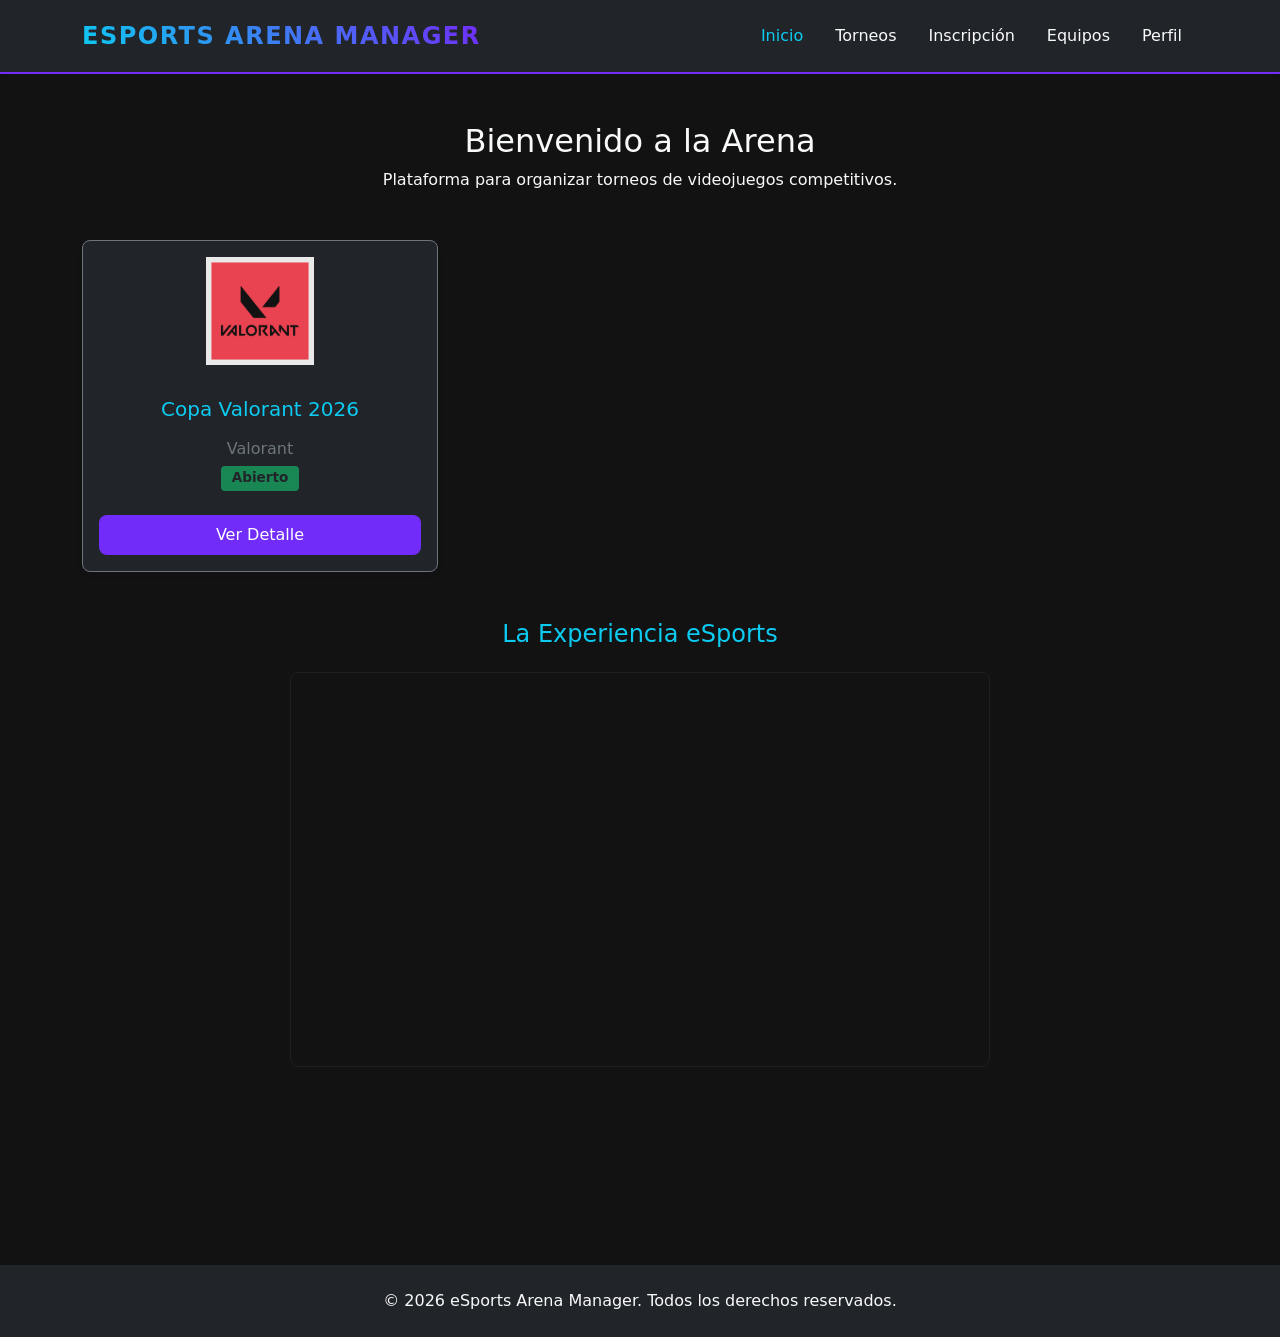
<file: Index.html>
<!doctype html>
<html lang="es">
  <head>
    <!-- header, se esta usando bootsrapt y css al mismo tiempo -->
    <meta charset="utf-8">
    <meta name="viewport" content="width=device-width, initial-scale=1">
    <title>Inicio | eSports Arena Manager</title>
    <link href="https://cdn.jsdelivr.net/npm/bootstrap@5.3.8/dist/css/bootstrap.min.css" rel="stylesheet">
    <link rel="stylesheet" href="css/style.css">
  </head>

  <body>
    <header class="py-3 shadow-sm">
      <div class="container d-flex flex-wrap justify-content-between align-items-center">
        <h1 class="titulo-principal ">eSports Arena Manager</h1>
        <nav>
          <!-- Se estan usando 5 dirrecion para poder mover a la gente a travez de las paginas -->
          <ul class="nav">
            <li class="nav-item"><a href="index.html" class="nav-link active">Inicio</a></li>
            <li class="nav-item"><a href="torneos/index.html" class="nav-link">Torneos</a></li>
            <li class="nav-item"><a href="inscripcion/index.html" class="nav-link">Inscripción</a></li>
            <li class="nav-item"><a href="equipos/index.html" class="nav-link">Equipos</a></li>
            <li class="nav-item"><a href="perfil/index.html" class="nav-link">Perfil</a></li>
          </ul>
        </nav>
      </div>
    </header>

    <main class="container my-5">
      <section class="text-center mb-5">
        <h2>Bienvenido a la Arena</h2>
        <p>Plataforma para organizar torneos de videojuegos competitivos.</p>
      </section>

        <!-- USando base de torneos para ser modificadas por js  -->

      <section id="torneos-destacados" class="row g-4">
        <article class="col-md-4">
          <div class="card tarjeta p-4 text-center">
            <h3>Torneo de Ejemplo</h3>
            <p>Estado: En curso</p>
            <a href="torneos/detalle.html" class="btn boton-primario">Ver Detalle</a>
          </div>
        </article>
      </section>

        <!-- Video de ejemplo para la presentacion-->
        <section class="text-center seccion-video mt-5">
            <h4 class="text-info mb-4">La Experiencia eSports</h4>
            
            <div class="video-centrado ratio ratio-16x9">
                <iframe src="https://www.youtube.com/embed/O-6v6HgzrrE?autoplay=0&rel=0" title="Evo " allowfullscreen></iframe>
            </div>
    
        </section>
    </main>
    <!-- Footer basico con solo los copyrigth -->
    <footer class="py-4 mt-auto text-center">
      <p class="mb-0">© 2026 eSports Arena Manager. Todos los derechos reservados.</p>
    </footer>
    
    <!-- Usando bootstrap y js  -->
    <script src="https://cdn.jsdelivr.net/npm/bootstrap@5.3.8/dist/js/bootstrap.bundle.min.js"></script>
    <script src="js/main.js"></script>
  </body>
</html>
</file>
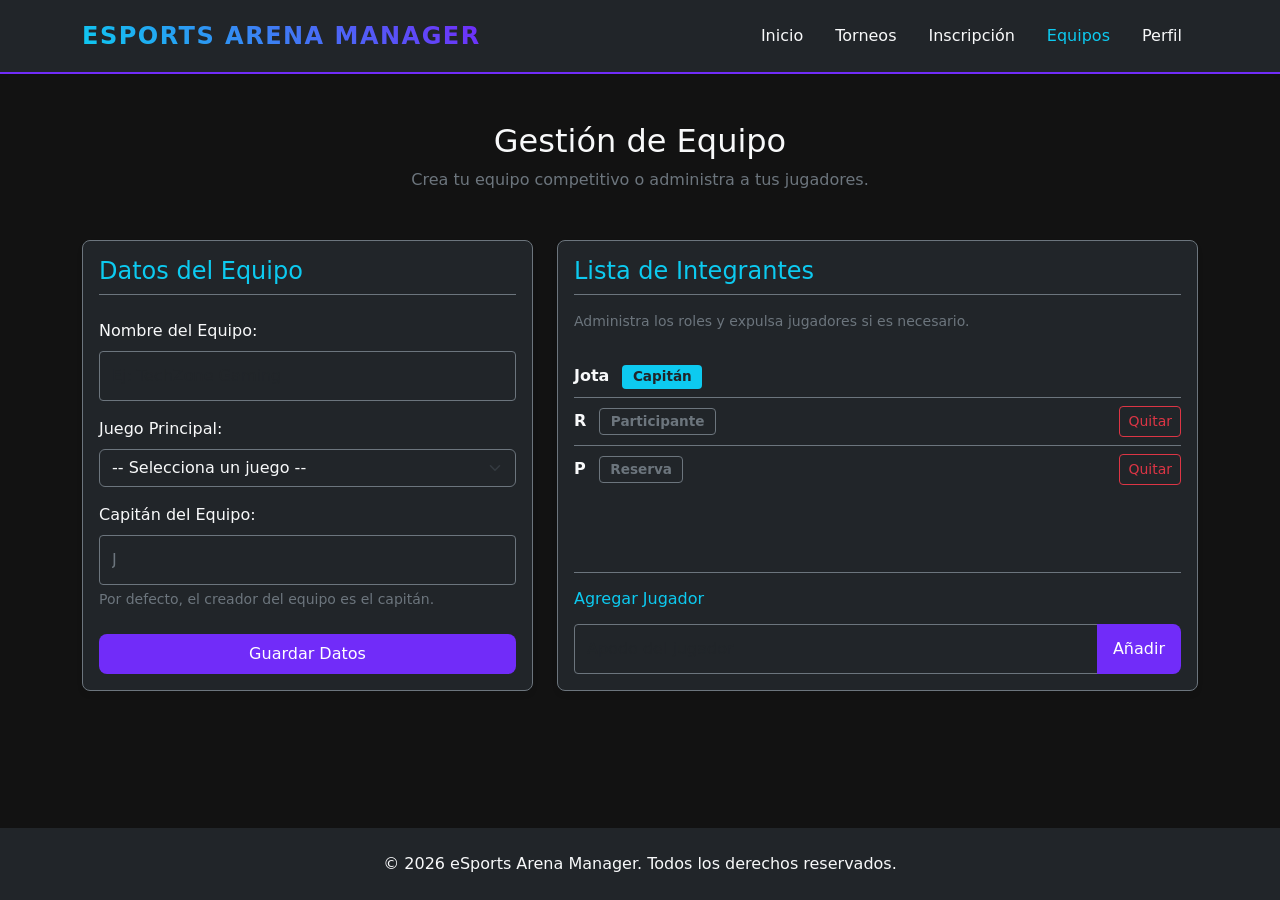
<file: equipos/Index.html>
<!doctype html>
<html lang="es">
    <head>
        <meta charset="utf-8">
        <meta name="viewport" content="width=device-width, initial-scale=1">
        <title>Gestión de Equipo | eSports Arena Manager</title>
        <link href="https://cdn.jsdelivr.net/npm/bootstrap@5.3.8/dist/css/bootstrap.min.css" rel="stylesheet">
        <link rel="stylesheet" href="../css/style.css">
    </head>
    <body class="d-flex flex-column min-vh-100">
        
        <header class="py-3 shadow-sm">
            <div class="container d-flex flex-wrap justify-content-between align-items-center">
            <h1 class="titulo-principal ">eSports Arena Manager</h1>
            <nav>
                <ul class="nav">
                <li class="nav-item"><a href="../index.html" class="nav-link">Inicio</a></li>
                <li class="nav-item"><a href="../torneos/index.html" class="nav-link">Torneos</a></li>
                <li class="nav-item"><a href="../inscripcion/index.html" class="nav-link">Inscripción</a></li>
                <li class="nav-item"><a href="index.html" class="nav-link active">Equipos</a></li>
                <li class="nav-item"><a href="../perfil/index.html" class="nav-link">Perfil</a></li>
                </ul>
            </nav>
            </div>
        </header>

        <main class="container my-5">
            <div class="text-center mb-5">
            <h2>Gestión de Equipo</h2>
            <p class="text-secondary">Crea tu equipo competitivo o administra a tus jugadores.</p>
            </div>

            <div class="row g-4 mb-5">
            
                <!-- Formulario de Datos del Equipo -->
            <div class="col-lg-5">
                <section class="card tarjeta h-100 border-secondary">
                <div class="card-body">
                    <h4 class="card-title text-info border-bottom border-secondary pb-2 mb-4">Datos del Equipo</h4>
                    <form id="form-equipo" novalidate>
                    <div class="mb-3">
                        <label for="nombre-equipo" class="form-label">Nombre del Equipo:</label>
                        <input type="text" id="nombre-equipo" name="nombre-equipo" class="form-control bg-dark text-light border-secondary" placeholder="Ej: TechZone Gaming">
                    </div>

                    <div class="mb-3">
                        <label for="juego-principal" class="form-label">Juego Principal:</label>
                        <select id="juego-principal" name="juego-principal" class="form-select bg-dark text-light border-secondary">
                        <option value="">-- Selecciona un juego --</option>
                        <option value="valorant">Valorant</option>
                        <option value="lol">League of Legends</option>
                        <option value="cs2">Counter-Strike 2</option>
                        </select>
                    </div>

                    <div class="mb-4">
                        <label for="capitan" class="form-label">Capitán del Equipo:</label>
                        <input type="text" id="capitan" name="capitan" class="form-control bg-dark text-secondary border-secondary" value="J" disabled>
                        <div class="form-text text-secondary">Por defecto, el creador del equipo es el capitán.</div>
                    </div>

                    <button type="submit" class="btn boton-primario w-100">Guardar Datos</button>
                    </form>
                </div>
                </section>
            </div>

            <!-- Lista de Integrantes -->
            <div class="col-lg-7">
                <section class="card tarjeta h-100 border-secondary">
                <div class="card-body d-flex flex-column">
                    <h4 class="card-title text-info border-bottom border-secondary pb-2 mb-3">Lista de Integrantes</h4>
                    <p class="text-secondary small mb-4">Administra los roles y expulsa jugadores si es necesario.</p>

                    <ul class="list-group list-group-flush mb-4 flex-grow-1">
                    <li class="list-group-item bg-transparent text-light border-secondary d-flex justify-content-between align-items-center px-0">
                        <div>
                        <strong class="me-2">Jota</strong>
                        <span class="badge bg-info text-dark">Capitán</span>
                        </div>
                    </li>
                    <li class="list-group-item bg-transparent text-light border-secondary d-flex justify-content-between align-items-center px-0">
                        <div>
                        <strong class="me-2">R</strong>
                        <span class="badge border border-secondary text-secondary">Participante</span>
                        </div>
                        <button type="button" class="btn btn-sm btn-outline-danger">Quitar</button>
                    </li>
                    <li class="list-group-item bg-transparent text-light border-secondary d-flex justify-content-between align-items-center px-0">
                        <div>
                        <strong class="me-2">P</strong>
                        <span class="badge border border-secondary text-secondary">Reserva</span>
                        </div>
                        <button type="button" class="btn btn-sm btn-outline-danger">Quitar</button>
                    </li>
                    </ul>

                    <div class="mt-auto border-top border-secondary pt-3">
                    <h6 class="text-info mb-3">Agregar Jugador</h6>
                    <div class="input-group">
                        <input type="text" class="form-control bg-dark text-light border-secondary" placeholder="Apodo del jugador" aria-label="Apodo del jugador">
                        <button class="btn boton-primario" type="button">Añadir</button>
                    </div>
                    </div>
                </div>
                </section>
            </div>

            </div>
        </main>

        <footer class="py-4 mt-auto text-center">
            <p class="mb-0 ">© 2026 eSports Arena Manager. Todos los derechos reservados.</p>
        </footer>

        <script src="https://cdn.jsdelivr.net/npm/bootstrap@5.3.8/dist/js/bootstrap.bundle.min.js"></script>
        <script src="js/app.js"></script>

    </body>
</html>
</file>
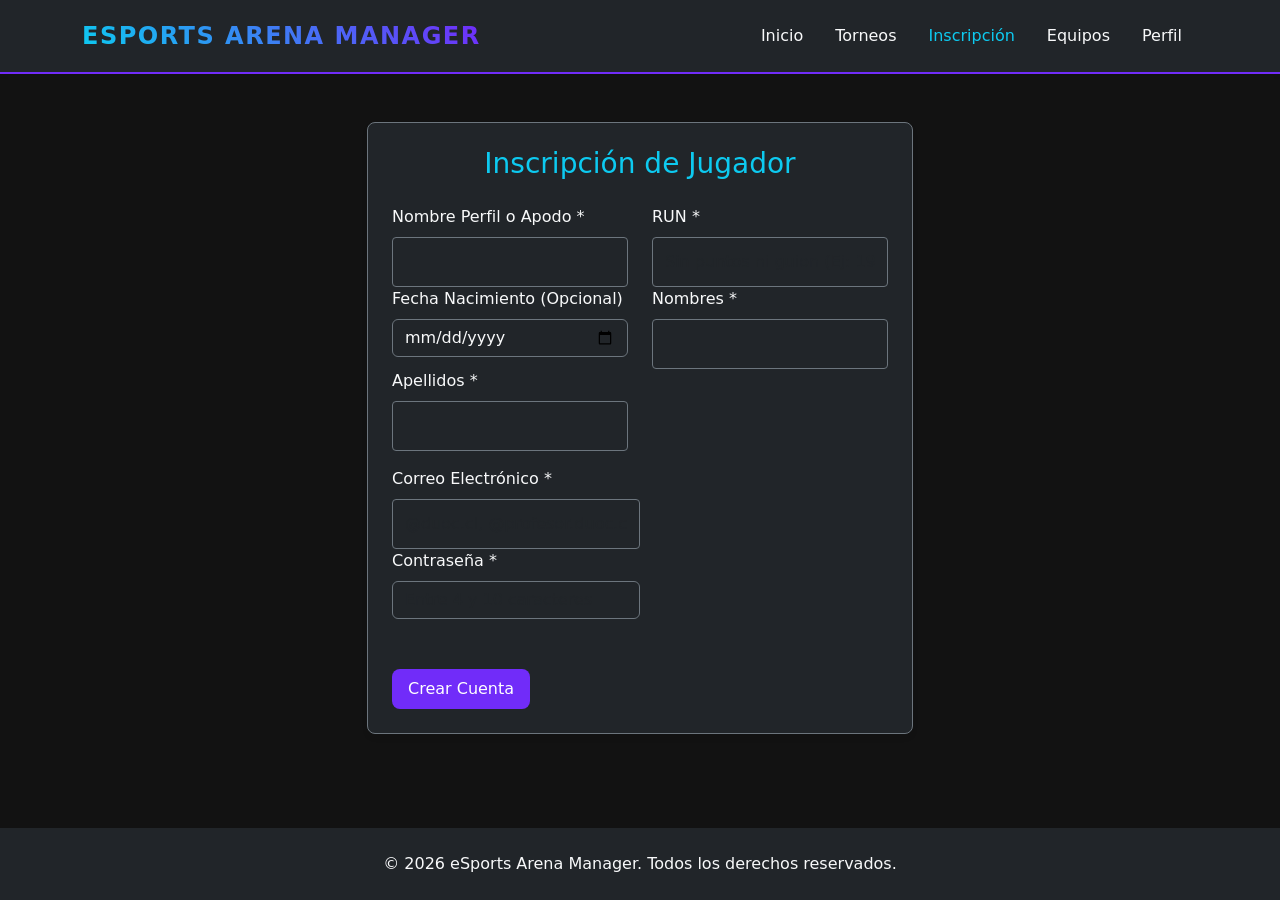
<file: inscripcion/Index.html>
<!doctype html>
<html lang="es">
    <head>
        <meta charset="utf-8">
        <meta name="viewport" content="width=device-width, initial-scale=1">
        <title>Inscripción a Torneo | eSports Arena Manager</title>
        <link href="https://cdn.jsdelivr.net/npm/bootstrap@5.3.8/dist/css/bootstrap.min.css" rel="stylesheet">
        <link rel="stylesheet" href="../css/style.css">
    </head>
    <body>
        <header class="py-3 shadow-sm">
            <div class="container d-flex flex-wrap justify-content-between align-items-center">
            <h1 class="titulo-principal">eSports Arena Manager</h1>
            <nav>
                <ul class="nav">
                <li class="nav-item"><a href="../index.html" class="nav-link">Inicio</a></li>
                <li class="nav-item"><a href="../torneos/index.html" class="nav-link">Torneos</a></li>
                <li class="nav-item"><a href="index.html" class="nav-link active">Inscripción</a></li>
                <li class="nav-item"><a href="../equipos/index.html" class="nav-link">Equipos</a></li>
                <li class="nav-item"><a href="../perfil/index.html" class="nav-link">Perfil</a></li>
                </ul>
            </nav>
            </div>
        </header>

        <div class="container my-5">
            <div class="row justify-content-center">
                <div class="col-md-8 col-lg-6">
                <div class="card tarjeta border-secondary p-4">
                    <h3 class="text-info text-center mb-4">Inscripción de Jugador</h3>
                    
                    <div id="mensaje-error" class="alert alert-danger d-none" role="alert"></div>

                    <form id="form-registro">
                    
                    <!-- Registro usando js  -->
                    <div class="row mb-3">

                        <div class="col-md-6">
                            <label for="apodo" class="form-label text-light">Nombre Perfil o Apodo *</label>
                            <input type="text" id="apodo" class="form-control bg-dark text-light border-secondary" maxlength="100">
                        </div>

                        <div class="col-md-6">
                             <label for="run" class="form-label text-light">RUN *</label>
                            <input type="text" id="run" class="form-control bg-dark text-light border-secondary" placeholder="Sin puntos ni guion (Ej: 19011022K)" maxlength="9">
                        </div>
                    

                        <div class="col-md-6">
                            <label for="fecha-nac" class="form-label text-light">Fecha Nacimiento (Opcional)</label>
                            <input type="date" id="fecha-nac" class="form-control bg-dark text-light border-secondary" placeholder="DD/MM/YYYY" onfocus="(this.type='date')" onblur="if(this.value===''){this.type='text'}">
                        </div>
            

                        <div class="col-md-6">
                            <label for="nombre" class="form-label text-light">Nombres *</label>
                            <input type="text" id="nombre" class="form-control bg-dark text-light border-secondary" maxlength="50">
                        </div>

                        <div class="col-md-6">
                            <label for="apellidos" class="form-label text-light">Apellidos *</label>
                            <input type="text" id="apellidos" class="form-control bg-dark text-light border-secondary" maxlength="100">
                            </div>
                        </div>


                        <div class="col-md-6">
                            <label for="correo" class="form-label text-light">Correo Electrónico *</label>
                            <input type="email" id="correo" class="form-control bg-dark text-light border-secondary" placeholder="@duoc.cl, @profesor.duoc.cl o @gmail.com" maxlength="100">
                        </div>

                        <div class="col-md-6">
                            <label for="contrasena" class="form-label text-light">Contraseña *</label>
                            <input type="password" id="contrasena" class="form-control bg-dark text-light border-secondary" placeholder="Entre 4 y 10 caracteres" minlength="4" maxlength="10">
                        </div>

                        <button type="submit" class="btn boton-primario button-top">Crear Cuenta</button>
                    </div>
                    </form>
                </div>
            </div>
        </div>

        <footer class="py-4 mt-auto text-center">
            <p class="mb-0 ">© 2026 eSports Arena Manager. Todos los derechos reservados.</p>
        </footer>
        
        <script src="https://cdn.jsdelivr.net/npm/bootstrap@5.3.8/dist/js/bootstrap.bundle.min.js"></script>
        <script src="js/app.js"></script>

    </body>
</html>
</file>
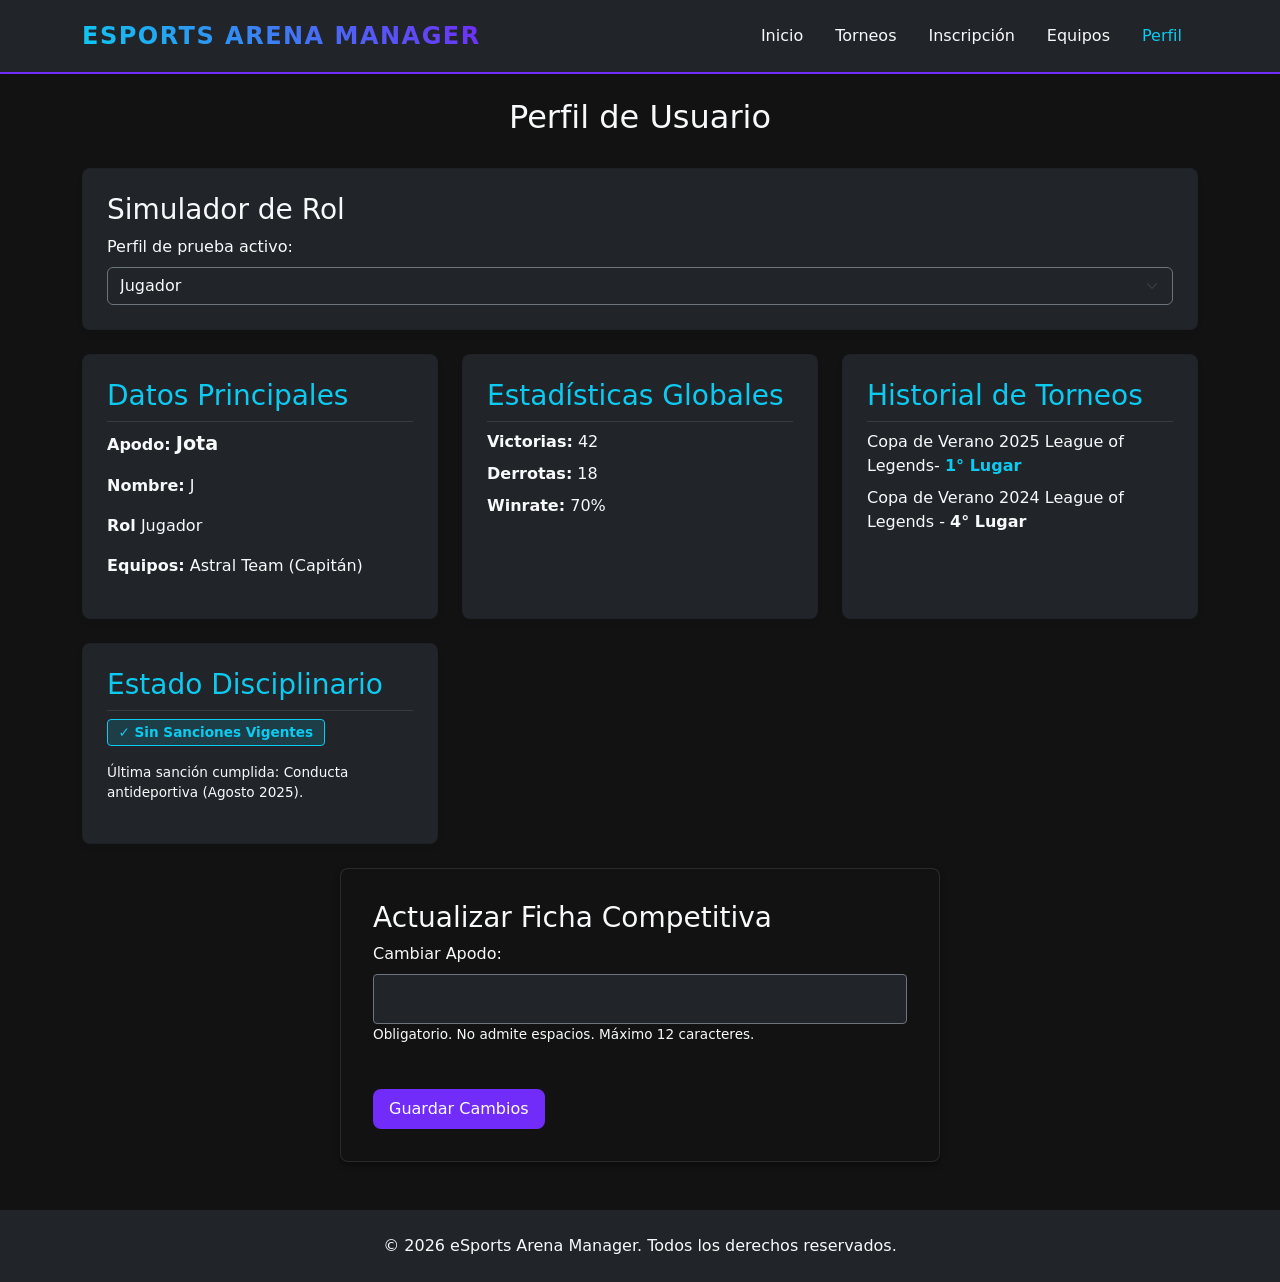
<file: perfil/Index.html>
<!doctype html>
<html lang="es">
    <head>
        <meta charset="utf-8">
        <meta name="viewport" content="width=device-width, initial-scale=1">
        <title>Perfil de Jugador | eSports Arena Manager</title>
        <link href="https://cdn.jsdelivr.net/npm/bootstrap@5.3.8/dist/css/bootstrap.min.css" rel="stylesheet">
        <link rel="stylesheet" href="../css/style.css?v=4">
    </head>
    <body>
        <header class="py-3 shadow-sm">
            <div class="container d-flex flex-wrap justify-content-between align-items-center">
            <h1 class="titulo-principal">eSports Arena Manager</h1>
            <nav>
                <ul class="nav">
                <li class="nav-item"><a href="../index.html" class="nav-link">Inicio</a></li>
                <li class="nav-item"><a href="../torneos/index.html" class="nav-link">Torneos</a></li>
                <li class="nav-item"><a href="../inscripcion/index.html" class="nav-link">Inscripción</a></li>
                <li class="nav-item"><a href="../equipos/index.html" class="nav-link">Equipos</a></li>
                <li class="nav-item"><a href="index.html" class="nav-link active">Perfil</a></li>
                </ul>
            </nav>
            </div>
        </header>

        <main class="container mt-4">
            <section class="encabezado-seccion">
            <h2>Perfil de Usuario</h2>
            </section>

            <!-- Este "Simulador" es Basicamente una lista no hace nada -->
            <section class="tarjeta p-4 mb-4">
            <h3>Simulador de Rol</h3>
            <form id="form-simulador">
                <div class="grupo-formulario mb-0">
                <label for="rol-plataforma">Perfil de prueba activo:</label>
                <select id="rol-plataforma" name="rol-plataforma" class="form-select bg-dark text-light border-secondary">
                    <option value="jugador" selected>Jugador</option>
                    <option value="administrador">Administrador</option>
                    <option value="organizador">Organizador</option>
                    <option value="visitante">Visitante</option>
                </select>
                </div>
            </form>
            </section>

            <section class="perfil-grid">
            
            <!-- Datos Principales -->
            <article class="tarjeta p-4">
                <h3>Datos Principales</h3>
                <p><strong>Apodo:</strong> <span class="texto-destacado">Jota</span></p>
                <p><strong>Nombre:</strong> J</p>
                <p><strong>Rol</strong> Jugador</p>
                <p><strong>Equipos:</strong> Astral Team (Capitán)</p>
            </article>

            <article class="tarjeta p-4">
                <h3>Estadísticas Globales</h3>
                <ul class="lista-sin-vinetas">
                <li><strong>Victorias:</strong> 42</li>
                <li><strong>Derrotas:</strong> 18</li>
                <li><strong>Winrate:</strong> 70%</li>
                </ul>
            </article>

            <article class="tarjeta p-4">
                <h3>Historial de Torneos</h3>
                <ul class="lista-sin-vinetas">
                <li>Copa de Verano 2025 League of Legends- <strong class="texto-acento">1° Lugar</strong></li>
                <li>Copa de Verano 2024 League of Legends - <strong>4° Lugar</strong></li>
                </ul>
            </article>

            <article class="tarjeta p-4">
                <h3>Estado Disciplinario</h3>
                <p><span class="badge badge-ok">✓ Sin Sanciones Vigentes</span></p>
                <p class="ayuda">Última sanción cumplida: Conducta antideportiva (Agosto 2025).</p>
            </article>

            </section>

            <section class="contenedor-formulario mt-4 mb-5">
            <h3>Actualizar Ficha Competitiva</h3>
            <form id="form-perfil" novalidate>
                <div class="grupo-formulario">
                <label for="apodo">Cambiar Apodo:</label>
                <input type="text" id="apodo" name="apodo" placeholder="Ej: Faker" class="form-control bg-dark text-light border-secondary">
                <p class="ayuda">Obligatorio. No admite espacios. Máximo 12 caracteres.</p>
                <span id="error-apodo" class="mensaje-error"></span>
                </div>
                <button type="submit" class="btn boton-primario">Guardar Cambios</button>
            </form>
            </section>
        </main>

        <footer class="py-4 mt-auto text-center">
            <p class="mb-0 ">© 2026 eSports Arena Manager. Todos los derechos reservados.</p>
        </footer>

        <script src="https://cdn.jsdelivr.net/npm/bootstrap@5.3.8/dist/js/bootstrap.bundle.min.js"></script>
        <script src="js/app.js"></script>
        
    </body>
</html>
</file>
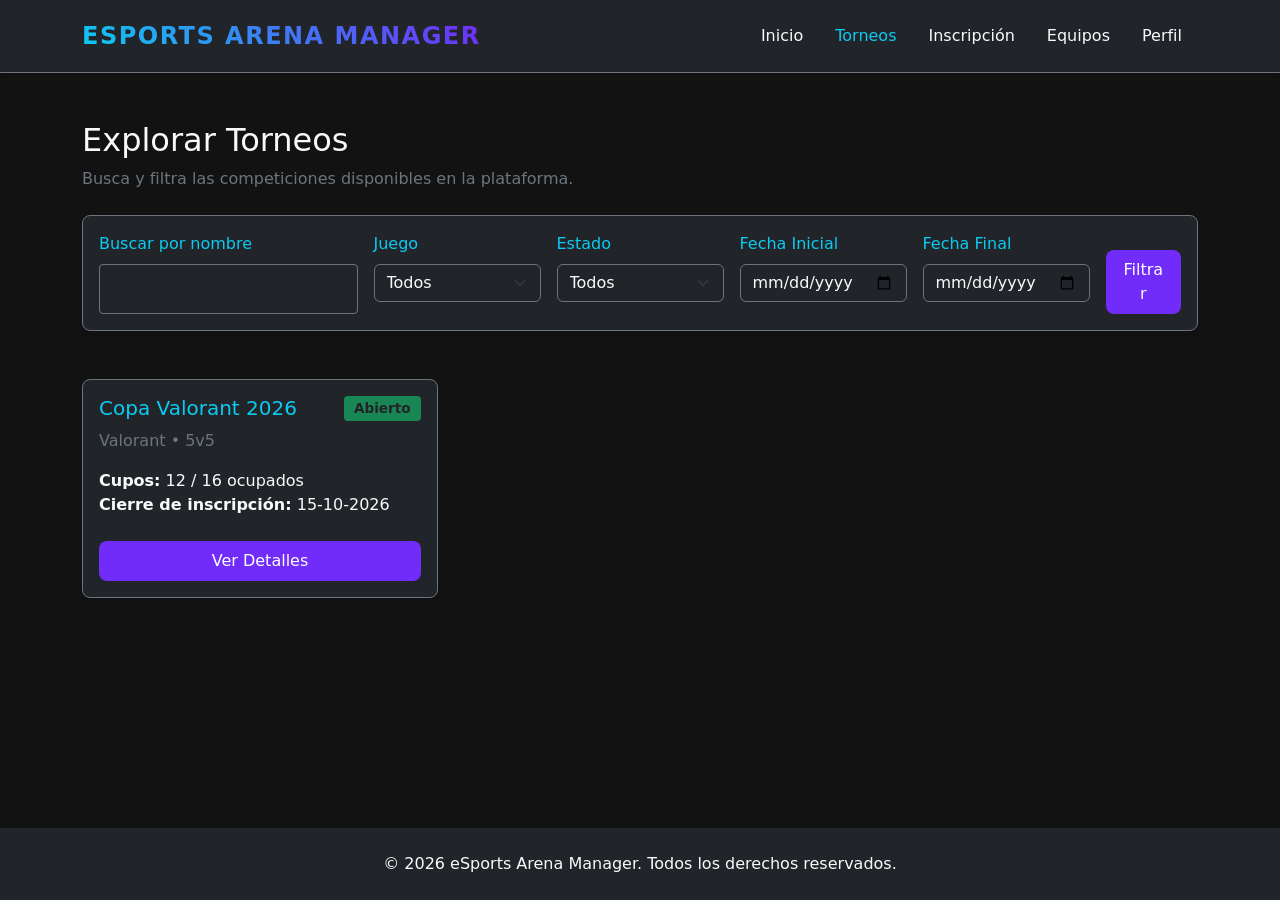
<file: torneos/Index.html>
<!doctype html>
<html lang="es">
    <head>
        <meta charset="utf-8">
        <meta name="viewport" content="width=device-width, initial-scale=1">
        <title>Torneos | eSports Arena Manager</title>
        <link href="https://cdn.jsdelivr.net/npm/bootstrap@5.3.8/dist/css/bootstrap.min.css" rel="stylesheet">
        <link rel="stylesheet" href="../css/style.css">
    </head>
    <body class="d-flex flex-column min-vh-100">
    
        <header class="py-3 shadow-sm border-bottom border-secondary">
            <div class="container d-flex flex-wrap justify-content-between align-items-center">
            <h1 class="titulo-principal h4 mb-0">eSports Arena Manager</h1>
            <nav>
                <ul class="nav">
                <li class="nav-item"><a href="../index.html" class="nav-link">Inicio</a></li>
                <li class="nav-item"><a href="index.html" class="nav-link active">Torneos</a></li>
                <li class="nav-item"><a href="../inscripcion/index.html" class="nav-link">Inscripción</a></li>
                <li class="nav-item"><a href="../equipos/index.html" class="nav-link">Equipos</a></li>
                <li class="nav-item"><a href="../perfil/index.html" class="nav-link">Perfil</a></li>
                </ul>
            </nav>
            </div>
        </header>
        <!-- Busqueda de torneos falsa simplemente es un mockup  -->
        <main class="container my-5">
            <div class="mb-4">
            <h2>Explorar Torneos</h2>
            <p class="text-secondary">Busca y filtra las competiciones disponibles en la plataforma.</p>
            </div>

            <section class="card tarjeta border-secondary mb-5">
            <div class="card-body">

                <form id="form-filtros" class="row g-3" novalidate>

                    <!-- busqueda por nombre -->
                <div class="col-md-3">
                    <label for="buscar" class="form-label text-info">Buscar por nombre</label>
                    <input type="text" id="buscar" class="form-control bg-dark text-light border-secondary" placeholder="Ej: Copa Valorant">
                </div>

                <!-- Busqueda por juego -->
                <div class="col-md-2">
                    <label for="filtro-juego" class="form-label text-info">Juego</label>
                    <select id="filtro-juego" class="form-select bg-dark text-light border-secondary">
                    <option value="">Todos</option>
                    <option value="valorant">Valorant</option>
                    <option value="cs2">Counter-Strike 2</option>
                    <option value="lol">League of Legends</option>
                    </select>
                </div>
                <!-- Busqueda por estado -->
                <div class="col-md-2">
                    <label for="filtro-estado" class="form-label text-info">Estado</label>
                    <select id="filtro-estado" class="form-select bg-dark text-light border-secondary">
                    <option value="">Todos</option>
                    <option value="abierto">Abierto</option>
                    <option value="curso">En curso</option>
                    <option value="finalizado">Finalizado</option>
                    </select>
                </div>
                <!-- Filtros de fecha -->
                <div class="col-md-2">
                    <label for="fecha-inicio" class="form-label text-info">Fecha Inicial</label>
                    <input type="date" id="fecha-inicio" class="form-control bg-dark text-light border-secondary">
                </div>
                <div class="col-md-2">
                    <label for="fecha-fin" class="form-label text-info">Fecha Final</label>
                    <input type="date" id="fecha-fin" class="form-control bg-dark text-light border-secondary">
                </div>
                <div class="col-md-1 d-flex align-items-end">
                    <button type="submit" class="btn boton-primario w-100">Filtrar</button>
                </div>
                </form>
                <div id="error-fechas" class="text-danger small mt-2 d-none">La fecha inicial no puede ser posterior a la final.</div>
            </div>
            </section>

            <section class="row g-4" id="contenedor-torneos">
            
                <!-- Tarjeta de torneo es un mockup  -->
            <article class="col-md-6 col-lg-4">
                <div class="card tarjeta h-100 border-secondary">
                <div class="card-body">
                    <div class="d-flex justify-content-between align-items-start mb-2">
                    <h5 class="card-title text-info mb-0">Copa Valorant 2026</h5>
                    <span class="badge bg-success text-dark">Abierto</span>
                    </div>
                    <p class="text-secondary mb-3">Valorant • 5v5</p>
                    <ul class="list-unstyled mb-4">
                    <li><strong>Cupos:</strong> 12 / 16 ocupados</li>
                    <li><strong>Cierre de inscripción:</strong> 15-10-2026</li>
                    </ul>
                    <a href="detalle.html" class="btn boton-primario w-100">Ver Detalles</a>
                </div>
                </div>
            </article>

            

            </section>
            
            <div id="estado-vacio" class="text-center py-5 d-none">
            <h4 class="text-secondary">No se encontraron torneos con esos filtros.</h4>
            </div>
        </main>

        <footer class="py-4 mt-auto text-center">
            <p class="mb-0">© 2026 eSports Arena Manager. Todos los derechos reservados.</p>
        </footer>
        <script src="https://cdn.jsdelivr.net/npm/bootstrap@5.3.8/dist/js/bootstrap.bundle.min.js"></script>
        <script src="js/app.js"></script>
        </body>
</html>
</file>
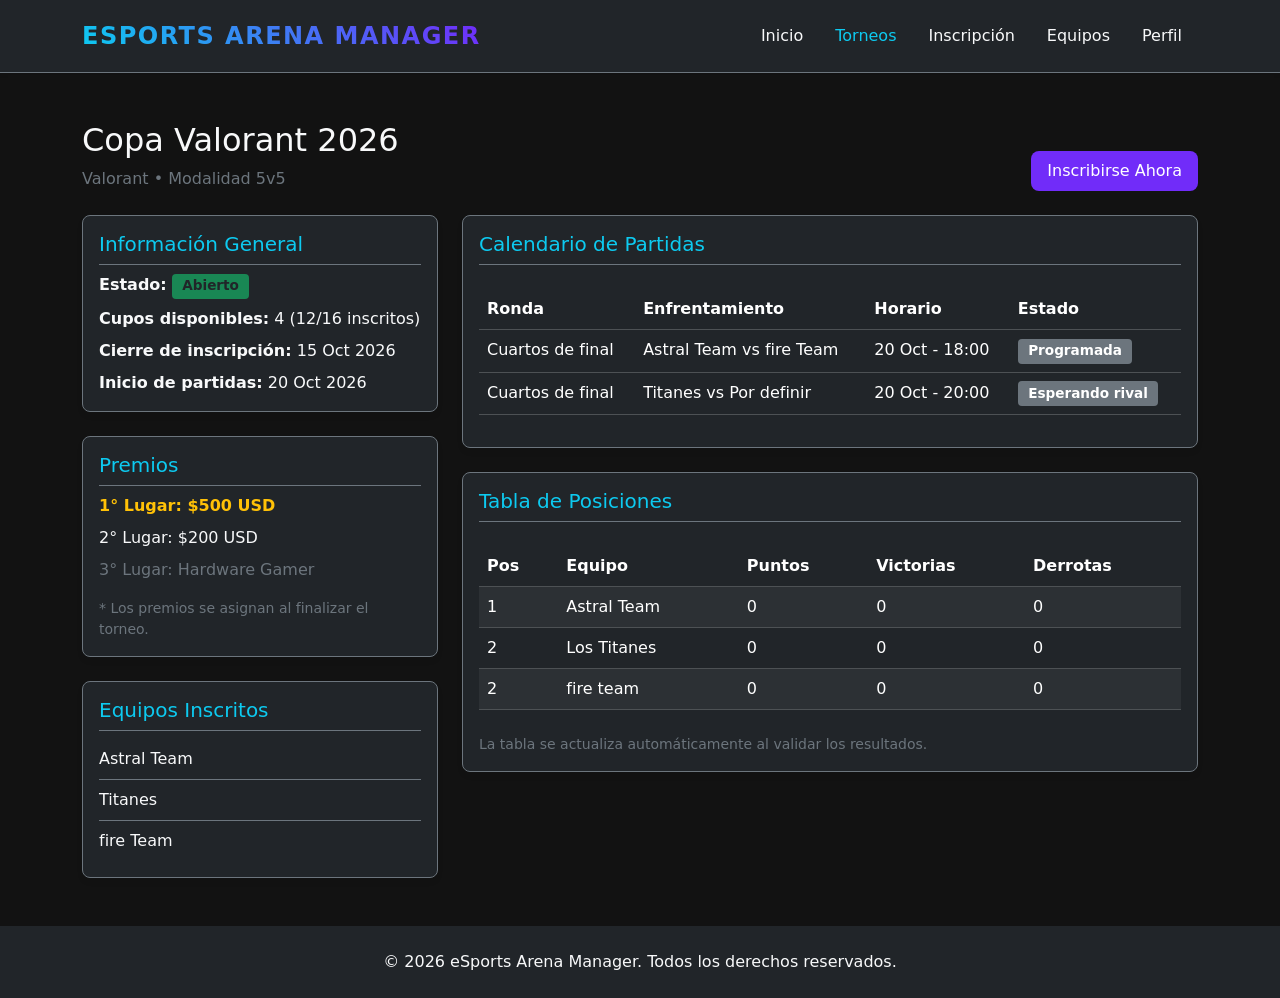
<file: torneos/detalle.html>
<!doctype html>
<html lang="es">
    <head>
        <meta charset="utf-8">
        <meta name="viewport" content="width=device-width, initial-scale=1">
        <title>Detalle de Torneo | eSports Arena Manager</title>
        <link href="https://cdn.jsdelivr.net/npm/bootstrap@5.3.8/dist/css/bootstrap.min.css" rel="stylesheet">
        <link rel="stylesheet" href="../css/style.css">
    </head>
    <body class="d-flex flex-column min-vh-100">
    
        <header class="py-3 shadow-sm border-bottom border-secondary">
            <div class="container d-flex flex-wrap justify-content-between align-items-center">
            <h1 class="titulo-principal h4 mb-0">eSports Arena Manager</h1>
            <nav>
                <ul class="nav">
                <li class="nav-item"><a href="../index.html" class="nav-link">Inicio</a></li>
                <li class="nav-item"><a href="index.html" class="nav-link active">Torneos</a></li>
                <li class="nav-item"><a href="../inscripcion/index.html" class="nav-link">Inscripción</a></li>
                <li class="nav-item"><a href="../equipos/index.html" class="nav-link">Equipos</a></li>
                <li class="nav-item"><a href="../perfil/index.html" class="nav-link">Perfil</a></li>
                </ul>
            </nav>
            </div>
        </header>

        <!-- Mockup torneo detalles -->
        <main class="container my-5">
            <div class="d-flex justify-content-between align-items-end mb-4">
            <div>
                <h2>Copa Valorant 2026</h2>
                <p class="text-secondary mb-0">Valorant • Modalidad 5v5</p>
            </div>
            <div>
                <a href="../inscripcion/index.html" class="btn boton-primario">Inscribirse Ahora</a>
            </div>
            </div>

            <div class="row g-4">
            <div class="col-lg-4">
                
                <!-- mockup detalles -->
                <section class="card tarjeta border-secondary mb-4">
                <div class="card-body">
                    <h5 class="card-title text-info border-bottom border-secondary pb-2">Información General</h5>
                    <ul class="list-unstyled mb-0">
                    <li class="mb-2"><strong>Estado:</strong> <span class="badge bg-success text-dark">Abierto</span></li>
                    <li class="mb-2"><strong>Cupos disponibles:</strong> 4 (12/16 inscritos)</li>
                    <li class="mb-2"><strong>Cierre de inscripción:</strong> 15 Oct 2026</li>
                    <li class="mb-0"><strong>Inicio de partidas:</strong> 20 Oct 2026</li>
                    </ul>
                </div>
                </section>
                <!--mock up premios -->
                <section class="card tarjeta border-secondary mb-4">
                <div class="card-body">
                    <h5 class="card-title text-info border-bottom border-secondary pb-2">Premios</h5>
                    <ul class="list-unstyled mb-0">
                    <li class="mb-2 text-warning fw-bold">1° Lugar: $500 USD</li>
                    <li class="mb-2 text-light">2° Lugar: $200 USD</li>
                    <li class="mb-0 text-secondary">3° Lugar: Hardware Gamer</li>
                    </ul>
                    <p class="small text-secondary mt-3 mb-0">* Los premios se asignan al finalizar el torneo.</p>
                </div>
                </section>
                <!-- mockup equipos inscritos -->
                <section class="card tarjeta border-secondary">
                <div class="card-body">
                    <h5 class="card-title text-info border-bottom border-secondary pb-2">Equipos Inscritos</h5>
                    <ul class="list-group list-group-flush">
                    <li class="list-group-item bg-transparent text-light border-secondary px-0">Astral Team</li>
                    <li class="list-group-item bg-transparent text-light border-secondary px-0">Titanes</li>
                    <li class="list-group-item bg-transparent text-light border-secondary px-0">fire Team</li>
                    </ul>
                </div>
                </section>

            </div>

            <div class="col-lg-8">
                <!-- mockup calendario -->
                <section class="card tarjeta border-secondary mb-4">
                <div class="card-body">
                    <h5 class="card-title text-info border-bottom border-secondary pb-2">Calendario de Partidas</h5>
                    
                    <div class="table-responsive">
                    <table class="table table-dark table-hover mt-3">
                        <thead>
                        <tr>
                            <th>Ronda</th>
                            <th>Enfrentamiento</th>
                            <th>Horario</th>
                            <th>Estado</th>
                        </tr>
                        </thead>
                        <tbody>
                        <tr>
                            <td>Cuartos de final</td>
                            <td>Astral Team vs fire Team</td>
                            <td>20 Oct - 18:00</td>
                            <td><span class="badge bg-secondary">Programada</span></td>
                        </tr>
                        <tr>
                            <td>Cuartos de final</td>
                            <td>Titanes vs Por definir</td>
                            <td>20 Oct - 20:00</td>
                            <td><span class="badge bg-secondary">Esperando rival</span></td>
                        </tr>
                        </tbody>
                    </table>
                    </div>
                </div>
                </section>

                <section class="card tarjeta border-secondary">
                <div class="card-body">
                    <h5 class="card-title text-info border-bottom border-secondary pb-2">Tabla de Posiciones</h5>
                    
                    <div class="table-responsive">
                    <table class="table table-dark table-striped mt-3">
                        <thead>
                        <tr>
                            <th>Pos</th>
                            <th>Equipo</th>
                            <th>Puntos</th>
                            <th>Victorias</th>
                            <th>Derrotas</th>
                        </tr>
                        </thead>
                        <tbody>
                        <tr>
                            <td>1</td>
                            <td>Astral Team</td>
                            <td>0</td>
                            <td>0</td>
                            <td>0</td>
                        </tr>
                        <tr>
                            <td>2</td>
                            <td>Los Titanes</td>
                            <td>0</td>
                            <td>0</td>
                            <td>0</td>
                        </tr>
                        <tr>
                            <td>2</td>
                            <td>fire team</td>
                            <td>0</td>
                            <td>0</td>
                            <td>0</td>
                        </tr>
                        </tbody>
                    </table>
                    </div>
                    <p class="small text-secondary mt-2 mb-0">La tabla se actualiza automáticamente al validar los resultados.</p>
                </div>
                </section>

            </div>
            </div>
        </main>

        <footer class="py-4 mt-auto text-center">
            <p class="mb-0 ">© 2026 eSports Arena Manager. Todos los derechos reservados.</p>
        </footer>
        
        <script src="https://cdn.jsdelivr.net/npm/bootstrap@5.3.8/dist/js/bootstrap.bundle.min.js"></script>
        <script src="js/app.js"></script>
    </body>
</html>
</file>
<file: css/style.css>
:root {
  --color-fondo: #121212;       
  --color-superficie: #212529;  
  --color-primario: #712cf9;   
  --color-acento: #0dcaf0;      
  --color-texto: #f8f9fa;       
  --color-error: #ea868f;       
  --radio-borde: 8px;
}


body {
  background-color: var(--color-fondo);
  color: var(--color-texto);
  display: flex;
  flex-direction: column;
  min-height: 100vh;
  font-family: system-ui, -apple-system, sans-serif; 
}

.titulo-principal {
  font-size: 1.5rem;
  font-weight: 800; 
  text-transform: uppercase; 
  letter-spacing: 1.5px; 
  margin: 0;
  background: linear-gradient(45deg, var(--color-acento), var(--color-primario));
  -webkit-background-clip: text;
  background-clip: text;
  -webkit-text-fill-color: transparent;
}

html {
  overflow-y: scroll; 
}

header, footer {
  background-color: var(--color-superficie);
}

header {
  border-bottom: 2px solid var(--color-primario);
}

/* Navegación */
.nav-link {
  color: var(--color-texto);
  font-weight: 500;
  text-decoration: none;
  padding: 0.5rem 1rem;
}

.nav-link:hover, .nav-link.active {
  color: var(--color-acento);
}


.tarjeta {
  background-color: var(--color-superficie);
  border: 1px solid rgba(0,0,0,0.1); 
  border-radius: var(--radio-borde);
  color: var(--color-texto);
  box-shadow: 0 4px 6px rgba(0,0,0,0.05); 
}


.boton-primario {
  background-color: var(--color-primario);
  color: #ffffff;
  border: none;
  border-radius: var(--radio-borde);
  padding: 0.5rem 1rem;
  font-size: 16px;
  cursor: pointer;
  text-decoration: none;
  display: inline-block;
  transition: background-color 0.2s;
}

.boton-primario:hover {
  background-color: var(--color-acento);
  color: #ffffff;
}


.grupo-formulario {
  margin-bottom: 1.5rem;
  display: flex;
  flex-direction: column;
}

.ayuda {
  font-size: 0.85rem;
  color: #6c757d
  margin-top 0.25rem;

}

.mensaje-error {
  color: var(--color-error);
  font-size: 0.85rem;
  margin-top: 0.25rem;
}

.contenedor-formulario {
  max-width: 600px;
  margin: 0 auto;
  background-color: #121212;
  padding: 2rem;
  border-radius: var(--radio-borde);
  border: 1px solid rgba(255, 255, 255, 0.1);
  box-shadow: 0 4px 6px rgba(0, 0, 0, 0.3);
}

.contenedor-formulario h2 {
  margin-top: 0;
  margin-bottom: 0.5rem;
  color: var(--color-acento); 
}

.grupo-formulario {
  margin-bottom: 1.5rem;
  display: flex;
  flex-direction: column;
}

.grupo-formulario label {
  margin-bottom: 0.5rem;
  font-weight: 500;
  color: var(--color-texto);
}


input[type="text"],
input[type="email"],
input[type="number"],
select {
  background-color: #2c3034;
  color: var(--color-texto);
  border: 1px solid #495057;
  padding: 0.75rem;
  border-radius: 4px;
  font-size: 1rem;
  font-family: inherit;
  transition: border-color 0.2s;
}

input:focus, 
select:focus {
  outline: none;
  border-color: var(--color-acento);
  box-shadow: 0 0 0 3px rgba(13, 202, 240, 0.25);
}


.resumen-requisitos {
  padding: 1.5rem;
  margin-bottom: 1.5rem;
  background-color: rgba(13, 202, 240, 0.05); 
  border-left: 4px solid var(--color-acento);
}

.resumen-requisitos h3 {
  margin-top: 0;
  font-size: 1.1rem;
  color: var(--color-acento);
}

.resumen-requisitos p {
  margin-bottom: 0;
  font-size: 0.95rem;
}

.encabezado-seccion {
  text-align: center;
  margin-bottom: 2rem;
}

.perfil-grid {
  display: grid;
  grid-template-columns: repeat(auto-fit, minmax(280px, 1fr));
  gap: 1.5rem;
}

.p-4 {
  padding: 1.5rem;
}

.perfil-grid h3 {
  margin-top: 0;
  border-bottom: 1px solid rgba(255, 255, 255, 0.1);
  padding-bottom: 0.5rem;
  color: var(--color-acento);
}

.lista-sin-vinetas {
  list-style-type: none;
  padding: 0;
  margin: 0;
}

.lista-sin-vinetas li {
  margin-bottom: 0.5rem;
}

.texto-destacado {
  font-size: 1.2rem;
  font-weight: bold;
  color: var(--color-texto);
}

.texto-acento {
  color: var(--color-acento);
}

.badge {
  display: inline-block;
  padding: 0.35rem 0.65rem;
  border-radius: 4px;
  font-weight: bold;
  font-size: 0.85rem;
}

.badge-ok {
  background-color: rgba(13, 202, 240, 0.15);
  color: var(--color-acento);
  border: 1px solid var(--color-acento);
}

.badge-sancion {
  background-color: rgba(234, 134, 143, 0.15);
  color: var(--color-error);
  border: 1px solid var(--color-error);
}

.mt-4 {
  margin-top: 2rem;
}

.lista-integrantes {
  list-style: none;
  padding: 0;
  margin: 0;
}

.integrante-item {
  display: flex;
  justify-content: space-between;
  align-items: center;
  padding: 0.75rem 0;
  border-bottom: 1px solid rgba(255, 255, 255, 0.05);
}

.integrante-item:last-child {
  border-bottom: none;
}

.integrante-info {
  display: flex;
  align-items: center;
  gap: 0.75rem;
}


.boton-peligro {
  background-color: transparent;
  color: var(--color-error);
  border: 1px solid var(--color-error);
  border-radius: var(--radio-borde);
  padding: 0.25rem 0.75rem;
  font-size: 0.85rem;
  cursor: pointer;
  transition: all 0.2s;
}

.boton-peligro:hover {
  background-color: var(--color-error);
  color: #fff;
}

.border-top {
  border-top: 1px solid rgba(255, 255, 255, 0.1);
}

.pt-3 {
  padding-top: 1rem;
}

.mb-5 {
  margin-bottom: 3rem;
}

.mb-10 {
  margin-bottom: 5rem;
}

.video-centrado {
  max-width: 700px;         
  margin: 0 auto;           
  border: 1px solid rgba(255, 255, 255, 0.05);
  border-radius: 8px;       
  overflow: hidden;         
  
}
.seccion-video {
  margin-bottom: 150px; 
}

.button-top {
  margin-top: 50px; 
}
</file>
